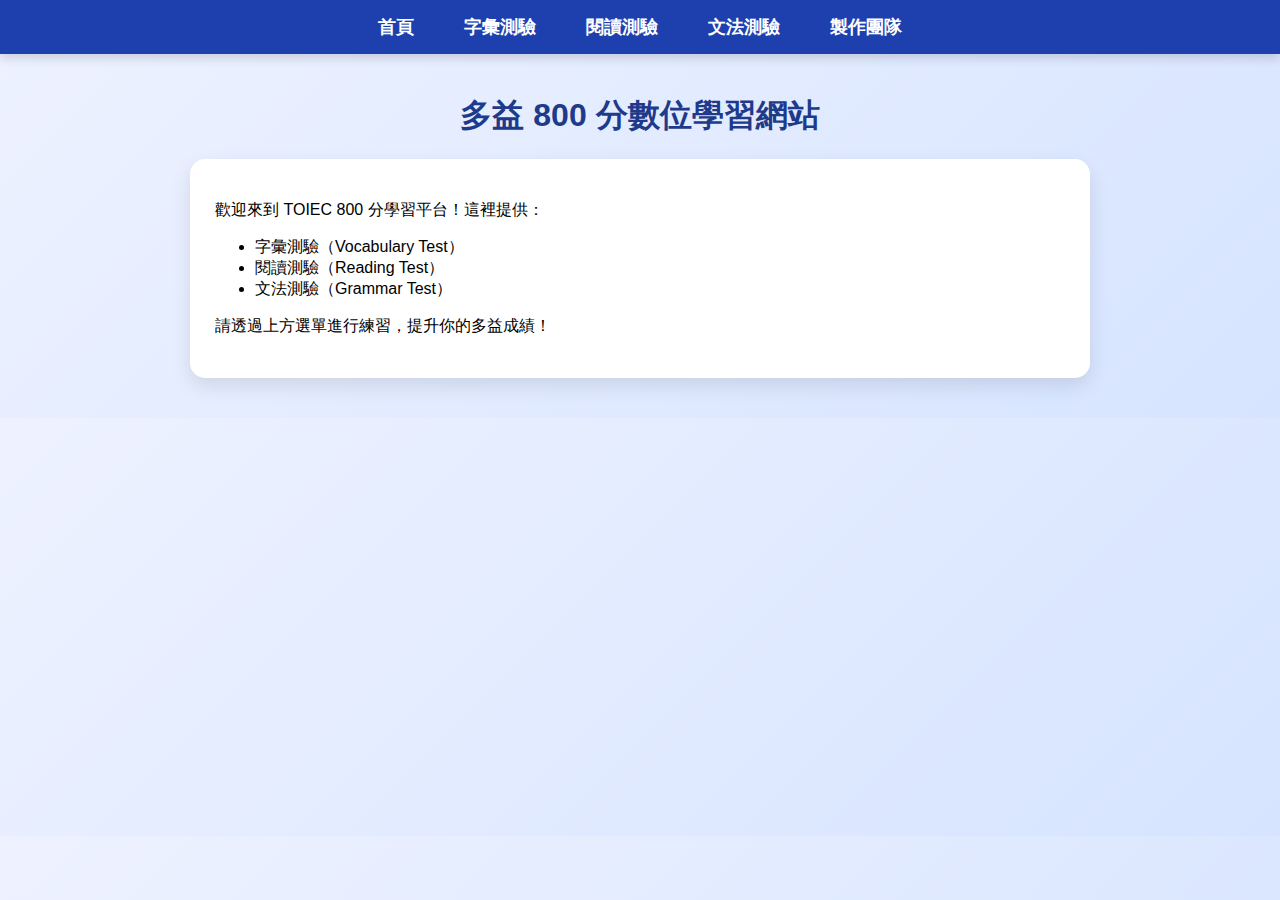
<file: index.html>
<!DOCTYPE html>
<html lang="zh-Hant">
<head>
    <meta charset="UTF-8">
    <title>多益 800 分自學網站</title>
    <link rel="stylesheet" href="style.css">
</head>
<body>

    <div class="navbar">
        <a href="index.html">首頁</a>
        <a href="test1.html">字彙測驗</a>
        <a href="test2.html">閱讀測驗</a>
        <a href="test3.html">文法測驗</a>
        <a href="about.html">製作團隊</a>
    </div>

    <div class="container">
        <h1>多益 800 分數位學習網站</h1>

        <div class="card">
            <p>歡迎來到 TOIEC 800 分學習平台！這裡提供：</p>
            <ul>
                <li>字彙測驗（Vocabulary Test）</li>
                <li>閱讀測驗（Reading Test）</li>
                <li>文法測驗（Grammar Test）</li>
            </ul>
            <p>請透過上方選單進行練習，提升你的多益成績！</p>
        </div>
    </div>

</body>
</html>
</file>
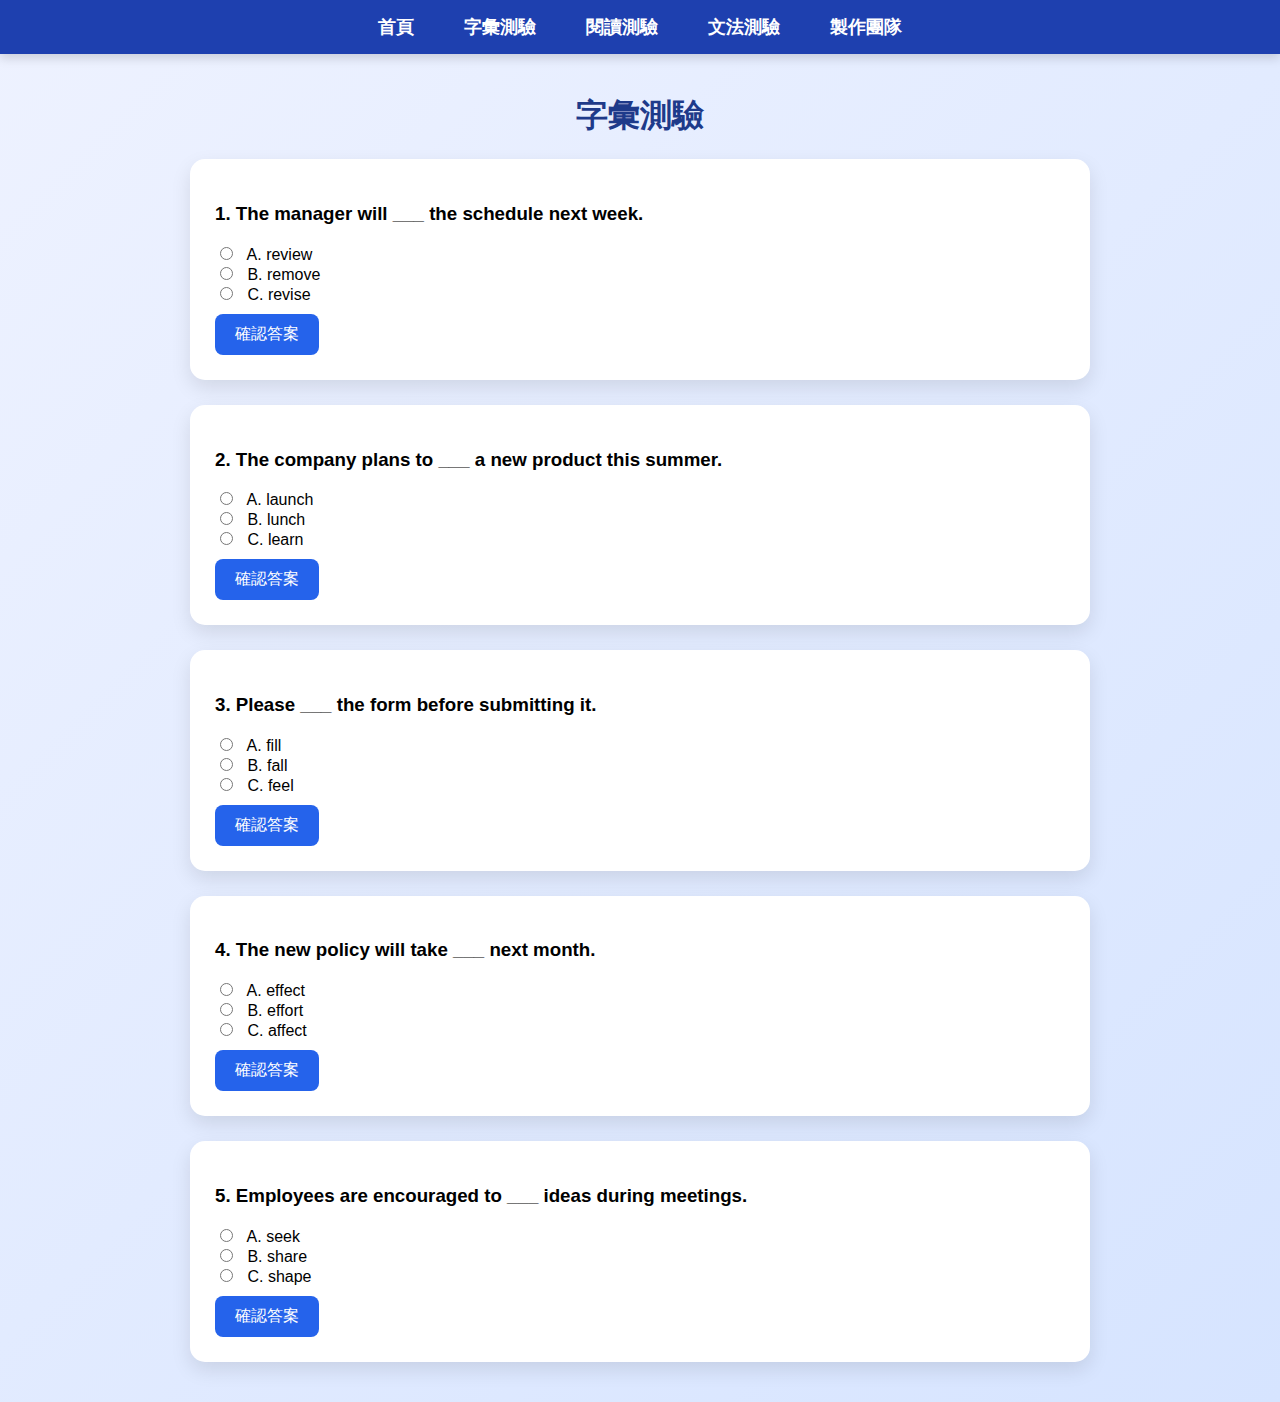
<file: test1.html>
<!DOCTYPE html>
<html lang="zh-Hant">
<head>
    <meta charset="UTF-8">
    <title>字彙測驗</title>
    <link rel="stylesheet" href="style.css">
    <script src="script.js"></script>
</head>
<body>

    <div class="navbar">
        <a href="index.html">首頁</a>
        <a href="test1.html">字彙測驗</a>
        <a href="test2.html">閱讀測驗</a>
        <a href="test3.html">文法測驗</a>
        <a href="about.html">製作團隊</a>
    </div>

    <div class="container">
        <h1>字彙測驗</h1>

        <!-- 題目卡片 1 -->
        <div class="card">
            <h3>1. The manager will ___ the schedule next week.</h3>
            <label><input type="radio" name="q1" value="A"> A. review</label><br>
            <label><input type="radio" name="q1" value="B"> B. remove</label><br>
            <label><input type="radio" name="q1" value="C"> C. revise</label><br>
            <button onclick="checkAnswer('q1', 'A')">確認答案</button>
        </div>

        <div class="card">
            <h3>2. The company plans to ___ a new product this summer.</h3>
            <label><input type="radio" name="q2" value="A"> A. launch</label><br>
            <label><input type="radio" name="q2" value="B"> B. lunch</label><br>
            <label><input type="radio" name="q2" value="C"> C. learn</label><br>
            <button onclick="checkAnswer('q2', 'A')">確認答案</button>
        </div>

        <div class="card">
            <h3>3. Please ___ the form before submitting it.</h3>
            <label><input type="radio" name="q3" value="A"> A. fill</label><br>
            <label><input type="radio" name="q3" value="B"> B. fall</label><br>
            <label><input type="radio" name="q3" value="C"> C. feel</label><br>
            <button onclick="checkAnswer('q3', 'A')">確認答案</button>
        </div>

        <div class="card">
            <h3>4. The new policy will take ___ next month.</h3>
            <label><input type="radio" name="q4" value="A"> A. effect</label><br>
            <label><input type="radio" name="q4" value="B"> B. effort</label><br>
            <label><input type="radio" name="q4" value="C"> C. affect</label><br>
            <button onclick="checkAnswer('q4', 'A')">確認答案</button>
        </div>

        <div class="card">
            <h3>5. Employees are encouraged to ___ ideas during meetings.</h3>
            <label><input type="radio" name="q5" value="A"> A. seek</label><br>
            <label><input type="radio" name="q5" value="B"> B. share</label><br>
            <label><input type="radio" name="q5" value="C"> C. shape</label><br>
            <button onclick="checkAnswer('q5', 'B')">確認答案</button>
        </div>

    </div>

</body>
</html>
</file>
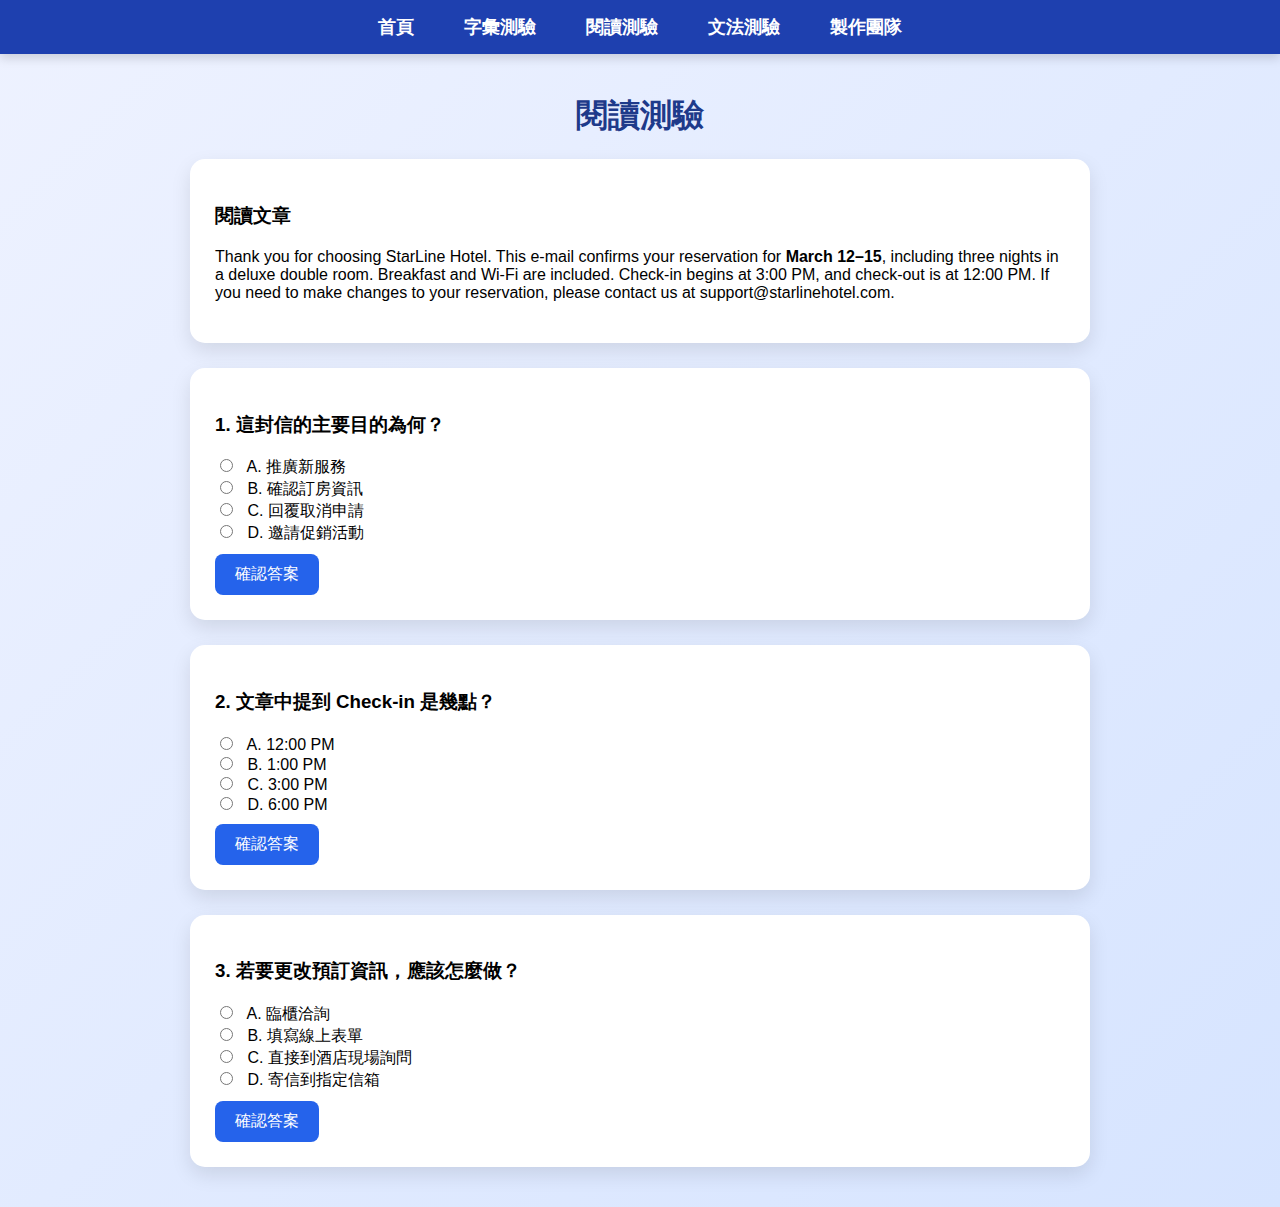
<file: test2.html>
<!DOCTYPE html>
<html lang="zh-Hant">
<head>
    <meta charset="UTF-8">
    <title>閱讀測驗</title>
    <link rel="stylesheet" href="style.css">
    <script src="script.js"></script>
</head>
<body>

    <div class="navbar">
        <a href="index.html">首頁</a>
        <a href="test1.html">字彙測驗</a>
        <a href="test2.html">閱讀測驗</a>
        <a href="test3.html">文法測驗</a>
        <a href="about.html">製作團隊</a>
    </div>

    <div class="container">
        <h1>閱讀測驗</h1>

        <div class="card">
            <h3>閱讀文章</h3>
            <p>
                Thank you for choosing StarLine Hotel. This e-mail confirms your reservation for
                <b>March 12–15</b>, including three nights in a deluxe double room.
                Breakfast and Wi-Fi are included. Check-in begins at 3:00 PM, and check-out is at 12:00 PM.
                If you need to make changes to your reservation, please contact us at
                support@starlinehotel.com.
            </p>
        </div>

        <div class="card">
            <h3>1. 這封信的主要目的為何？</h3>
            <label><input type="radio" name="q1" value="A"> A. 推廣新服務</label><br>
            <label><input type="radio" name="q1" value="B"> B. 確認訂房資訊</label><br>
            <label><input type="radio" name="q1" value="C"> C. 回覆取消申請</label><br>
            <label><input type="radio" name="q1" value="D"> D. 邀請促銷活動</label><br>
            <button onclick="checkAnswer('q1', 'B')">確認答案</button>
        </div>

        <div class="card">
            <h3>2. 文章中提到 Check-in 是幾點？</h3>
            <label><input type="radio" name="q2" value="A"> A. 12:00 PM</label><br>
            <label><input type="radio" name="q2" value="B"> B. 1:00 PM</label><br>
            <label><input type="radio" name="q2" value="C"> C. 3:00 PM</label><br>
            <label><input type="radio" name="q2" value="D"> D. 6:00 PM</label><br>
            <button onclick="checkAnswer('q2', 'C')">確認答案</button>
        </div>

        <div class="card">
            <h3>3. 若要更改預訂資訊，應該怎麼做？</h3>
            <label><input type="radio" name="q3" value="A"> A. 臨櫃洽詢</label><br>
            <label><input type="radio" name="q3" value="B"> B. 填寫線上表單</label><br>
            <label><input type="radio" name="q3" value="C"> C. 直接到酒店現場詢問</label><br>
            <label><input type="radio" name="q3" value="D"> D. 寄信到指定信箱</label><br>
            <button onclick="checkAnswer('q3', 'D')">確認答案</button>
        </div>

    </div>

</body>
</html>
</file>
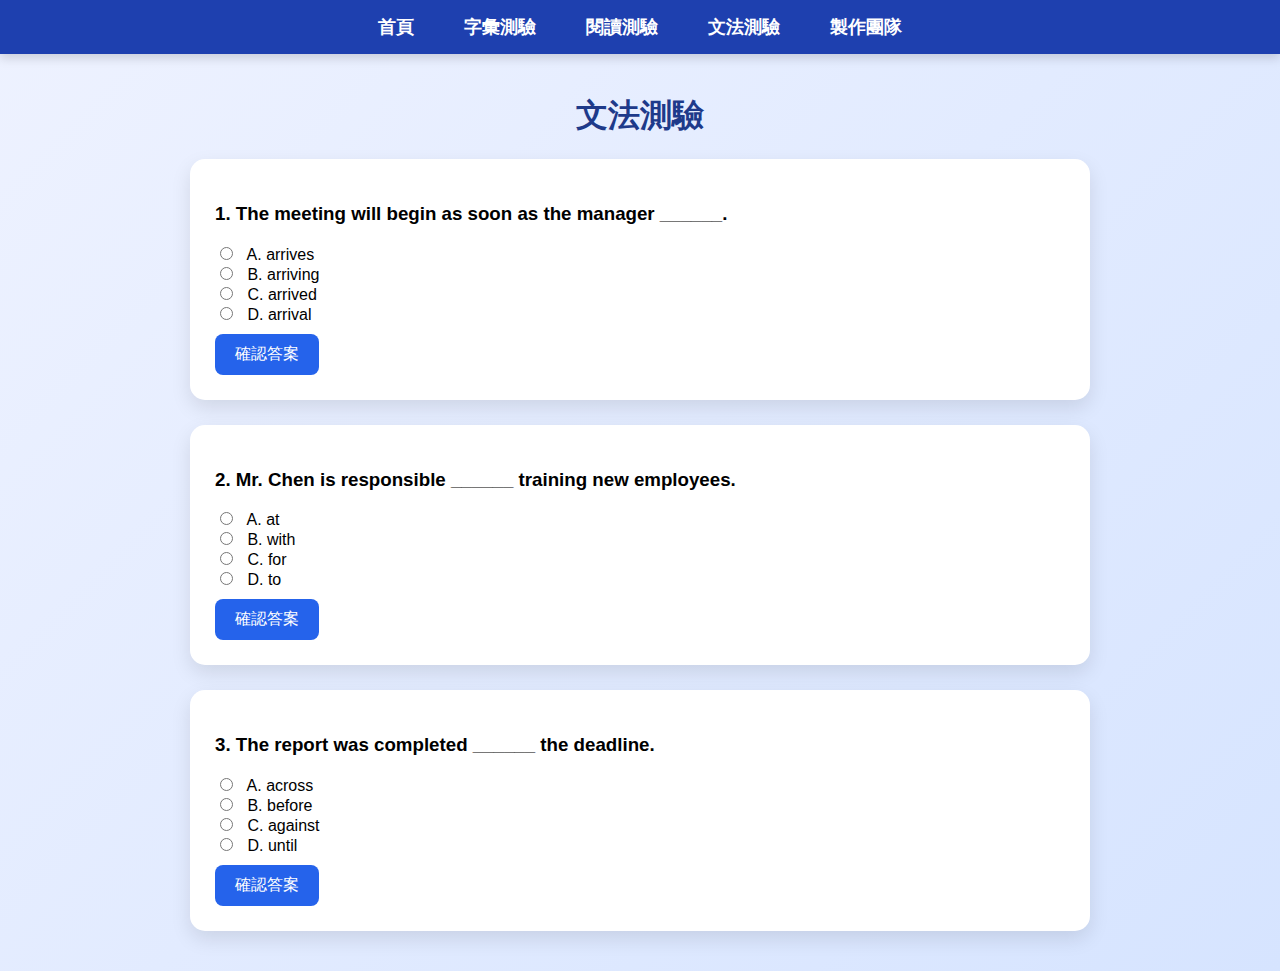
<file: test3.html>
<!DOCTYPE html>
<html lang="zh-Hant">
<head>
    <meta charset="UTF-8">
    <title>文法測驗</title>
    <link rel="stylesheet" href="style.css">
    <script src="script.js"></script>
</head>
<body>

    <div class="navbar">
        <a href="index.html">首頁</a>
        <a href="test1.html">字彙測驗</a>
        <a href="test2.html">閱讀測驗</a>
        <a href="test3.html">文法測驗</a>
        <a href="about.html">製作團隊</a>
    </div>

    <div class="container">
        <h1>文法測驗</h1>

        <div class="card">
            <h3>1. The meeting will begin as soon as the manager ______.</h3>
            <label><input type="radio" name="q1" value="A"> A. arrives</label><br>
            <label><input type="radio" name="q1" value="B"> B. arriving</label><br>
            <label><input type="radio" name="q1" value="C"> C. arrived</label><br>
            <label><input type="radio" name="q1" value="D"> D. arrival</label><br>
            <button onclick="checkAnswer('q1', 'A')">確認答案</button>
        </div>

        <div class="card">
            <h3>2. Mr. Chen is responsible ______ training new employees.</h3>
            <label><input type="radio" name="q2" value="A"> A. at</label><br>
            <label><input type="radio" name="q2" value="B"> B. with</label><br>
            <label><input type="radio" name="q2" value="C"> C. for</label><br>
            <label><input type="radio" name="q2" value="D"> D. to</label><br>
            <button onclick="checkAnswer('q2', 'C')">確認答案</button>
        </div>

        <div class="card">
            <h3>3. The report was completed ______ the deadline.</h3>
            <label><input type="radio" name="q3" value="A"> A. across</label><br>
            <label><input type="radio" name="q3" value="B"> B. before</label><br>
            <label><input type="radio" name="q3" value="C"> C. against</label><br>
            <label><input type="radio" name="q3" value="D"> D. until</label><br>
            <button onclick="checkAnswer('q3', 'B')">確認答案</button>
        </div>

    </div>

</body>
</html>
</file>
<file: style.css>
/* 全站字體與背景 */
body {
    margin: 0;
    font-family: "Segoe UI", Arial, sans-serif;
    background: linear-gradient(135deg, #eef2ff, #d6e4ff);
}

/* 導覽列 */
.navbar {
    display: flex;
    justify-content: center;
    background: #1e40af;
    padding: 15px 0;
    box-shadow: 0 4px 10px rgba(0,0,0,0.15);
}

.navbar a {
    color: white;
    margin: 0 25px;
    text-decoration: none;
    font-weight: bold;
    font-size: 18px;
    transition: 0.3s;
}

.navbar a:hover {
    color: #ffd700;
    transform: scale(1.1);
}

/* 主內容框架 */
.container {
    width: 80%;
    max-width: 900px;
    margin: 40px auto;
}

/* 卡片式內容 */
.card {
    background: white;
    padding: 25px;
    border-radius: 15px;
    box-shadow: 0px 8px 20px rgba(0,0,0,0.1);
    margin-bottom: 25px;
    animation: fadeIn 0.6s ease;
}

/* 題目標題 */
h1 {
    text-align: center;
    color: #1e3a8a;
}

/* 選項按鈕樣式 */
input[type="radio"] {
    margin-right: 10px;
}

button {
    margin-top: 10px;
    padding: 10px 20px;
    background: #2563eb;
    color: white;
    border: none;
    border-radius: 8px;
    font-size: 16px;
    cursor: pointer;
    transition: 0.25s;
}

button:hover {
    background: #1e3a8a;
    transform: translateY(-3px);
}

/* fade in 效果 */
@keyframes fadeIn {
    from { opacity: 0; transform: translateY(10px); }
    to   { opacity: 1; transform: translateY(0); }
}

/* RWD 手機版 */
@media (max-width: 600px) {
    .navbar a {
        margin: 0 10px;
        font-size: 16px;
    }
    .container {
        width: 90%;
    }
}
</file>
